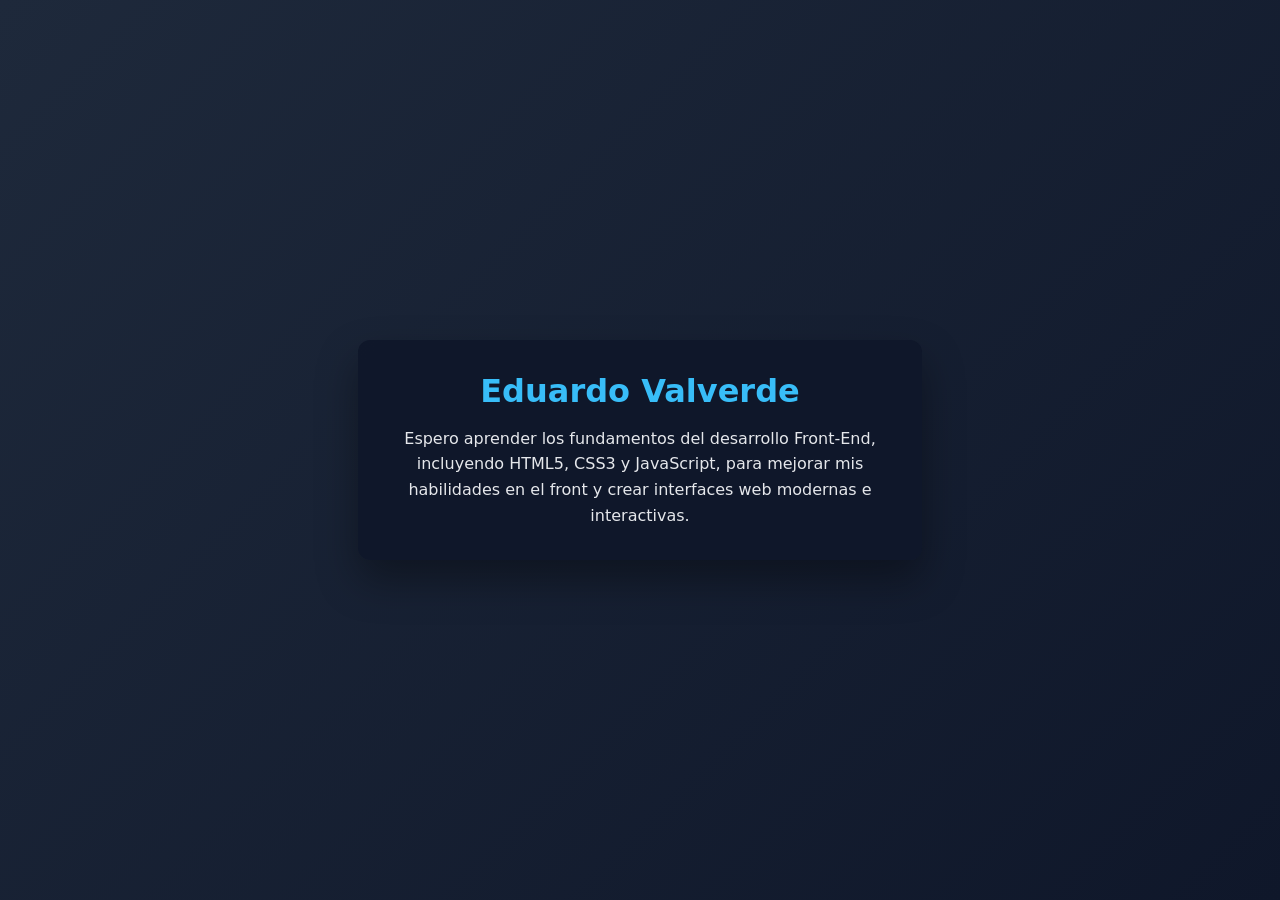
<file: actividad_m2_l1/index.html>
<!DOCTYPE html>
<html lang="es">
<head>
  <meta charset="UTF-8">
  <meta name="viewport" content="width=device-width, initial-scale=1.0">
  <title>Mi Página</title>
  <style>
    body {
      margin: 0;
      min-height: 100vh;
      display: flex;
      justify-content: center;   /* centra horizontal */
      align-items: center;       /* centra vertical */
      background: linear-gradient(135deg, #1e293b, #0f172a);
      font-family: system-ui, -apple-system, BlinkMacSystemFont, "Segoe UI", sans-serif;
      color: #e5e7eb;
    }

    .card {
      max-width: 500px;
      padding: 2rem;
      background-color: rgba(15, 23, 42, 0.9);
      border-radius: 12px;
      box-shadow: 0 20px 40px rgba(0, 0, 0, 0.35);
      text-align: center;
    }

    h1 {
      margin-top: 0;
      margin-bottom: 1rem;
      color: #38bdf8;
      font-size: 2rem;
    }

    p {
      line-height: 1.6;
      margin: 0;
    }
  </style>
</head>
<body>
  <main class="card">
    <h1>Eduardo Valverde</h1>
    <p>
      Espero aprender los fundamentos del desarrollo Front-End, incluyendo HTML5, CSS3 y JavaScript,
      para mejorar mis habilidades en el front y crear interfaces web modernas e interactivas.
    </p>
  </main>
</body>
</html>
</file>
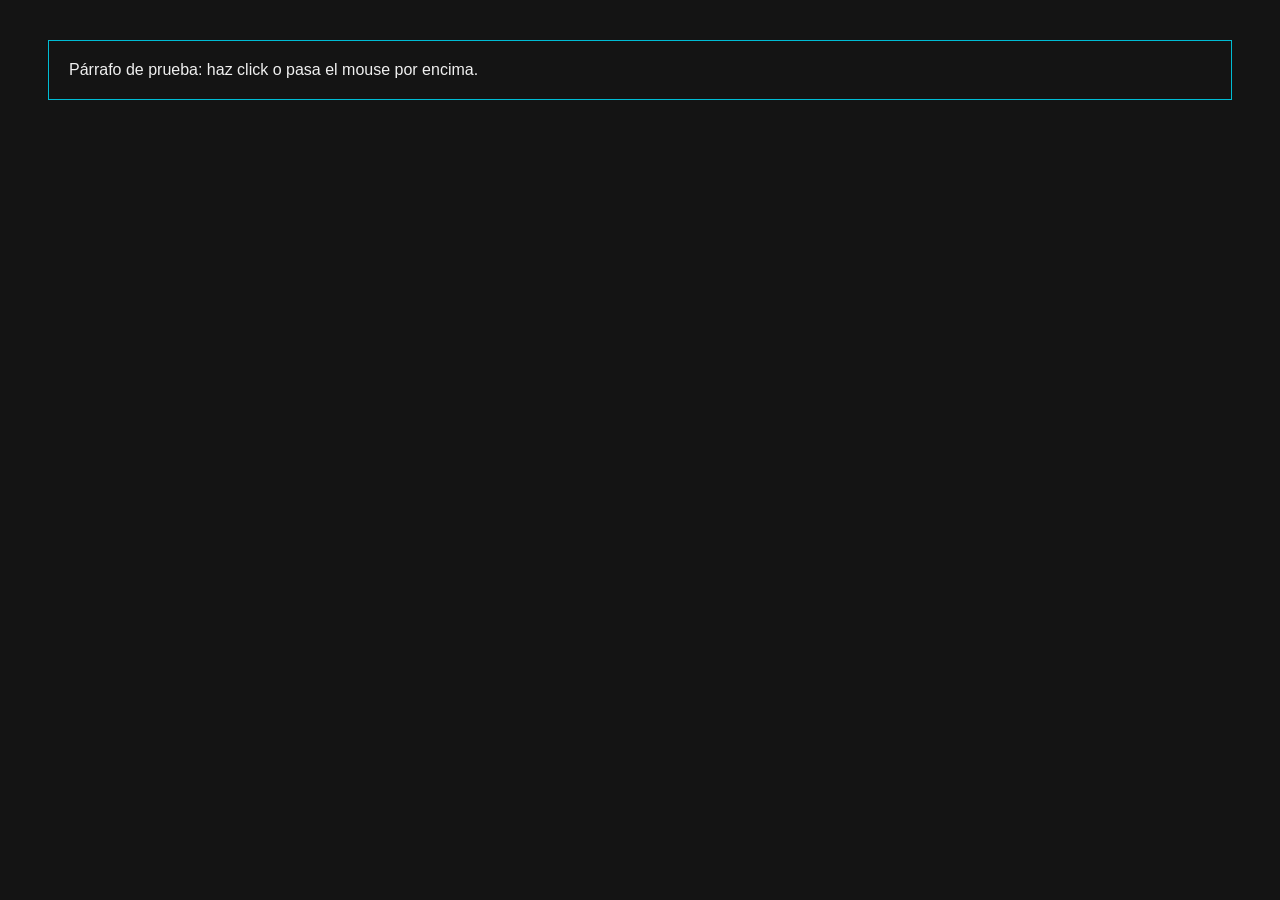
<file: Clase13/index.html>
<!DOCTYPE html>
<html lang="es">
<head>
  <meta charset="UTF-8">
  <title>Eventos con jQuery</title>

  <!-- CSS local -->
  <link rel="stylesheet" href="assets/css/styles.css">

  <!-- jQuery desde CDN oficial -->
  <script src="https://code.jquery.com/jquery-3.7.1.min.js"
          integrity="sha256-/JqT3SQfawRcv/BIHPThkBvs0OEvtFFmqPF/lYI/Cxo="
          crossorigin="anonymous"></script>

  <!--Código jQuery -->
  <script src="assets/js/scripts.js"></script>
</head>
<body>

  <p>Párrafo de prueba: haz click o pasa el mouse por encima.</p>

</body>
</html>
</file>
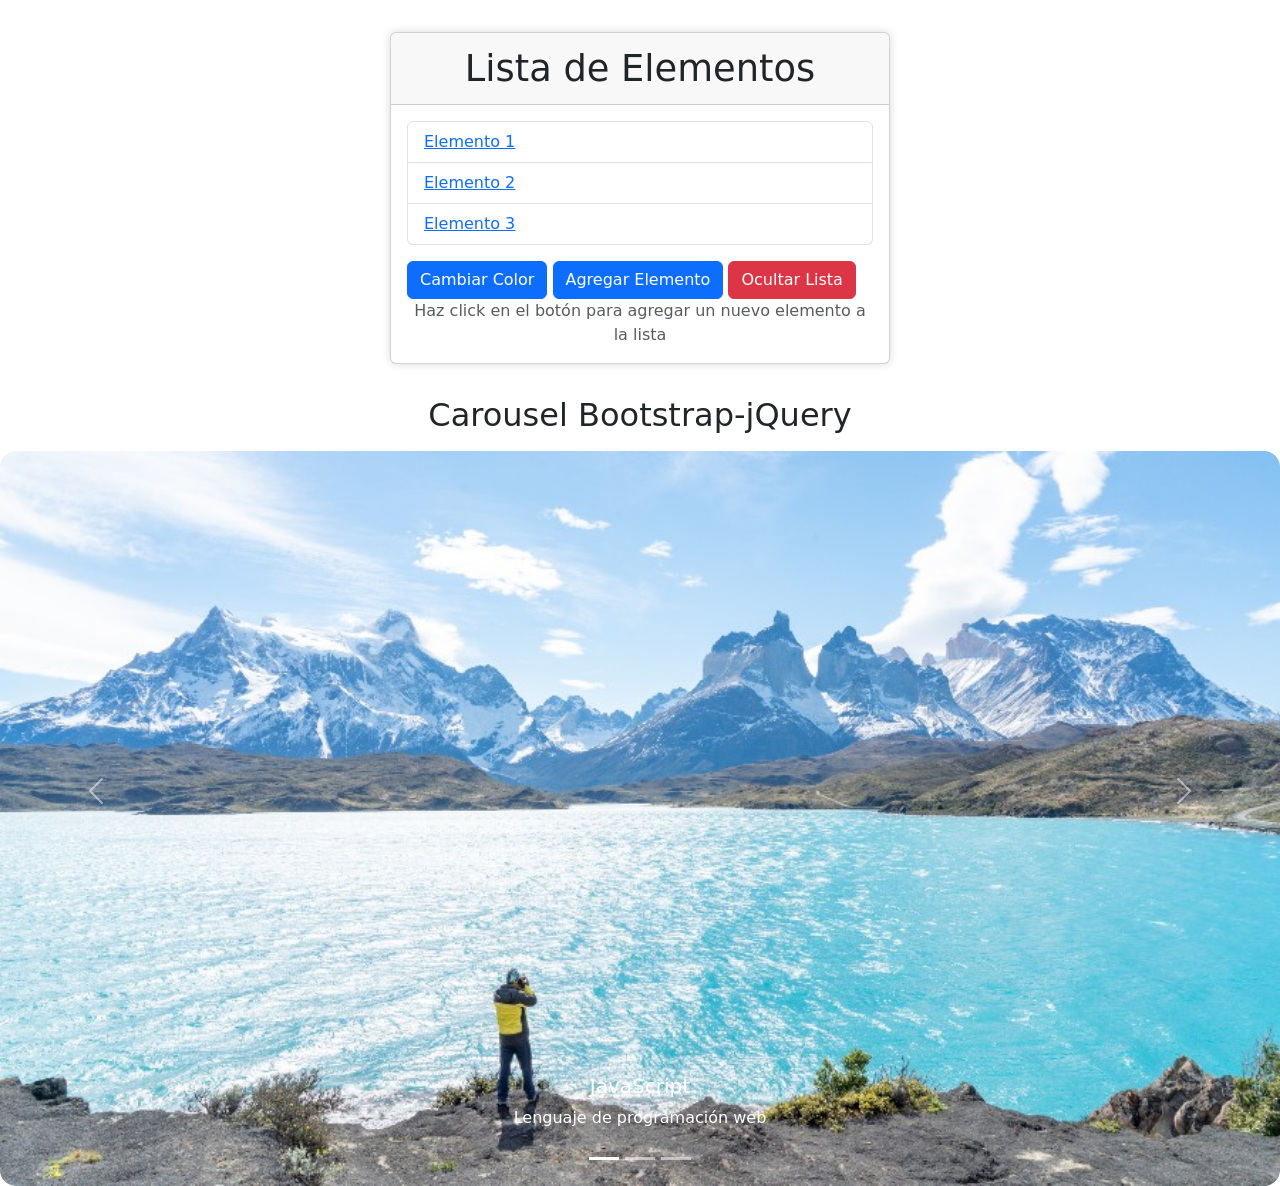
<file: Copia de actividad_m2_l6/index.html>
<!DOCTYPE html>
<html lang="es">
  <head>
    <meta charset="UTF-8">
    <meta name="viewport" content="width=device-width, initial-scale=1.0">
    <title>Lista de Elementos</title>


    <!-- Bootstrap CSS -->
  <link href="https://cdn.jsdelivr.net/npm/bootstrap@5.3.8/dist/css/bootstrap.min.css"
        rel="stylesheet"
        integrity="sha384-sRIl4kxILFvY47J16cr9ZwB07vP4J8+LH7qKQnuqkuIAvNWLzeN8tE5YBujZqJLB"
        crossorigin="anonymous">

    <!-- Estilos propios -->
  <style>
    body {
      background-color: #a54bff;         
    }
    .card-custom {
      max-width: 500px;
      margin: 2rem auto;
      border-radius: 25px;
      border: 3px solid #8b3bff;
      box-shadow: 0 0 10px rgba(0,0,0,.15);
    }
    .card-custom .card-header {
      border-radius: 22px 22px 0 0;
      text-align: center;
      font-size: 2.3rem;
      font-weight: 500;
    }
    #miLista li:nth-child(n+4) {
      color: red;                      
    }
  </style>

  </head>

  <body>


    <div class="card card-custom bg-white">
    <div class="card-header">
      Lista de Elementos
    </div>

    <div class="card-body">

      <ul id="miLista" class="list-group mb-3">
        <li class="list-group-item"><a href="#">Elemento 1</a></li>
        <li class="list-group-item"><a href="#">Elemento 2</a></li>
        <li class="list-group-item"><a href="#">Elemento 3</a></li>
        
      </ul>


       <button id="btnCambiarColor" class="btn btn-primary">Cambiar Color</button>
        <button id="btnAgregarElelmento" class="btn btn-primary" data-bs-toggle="tooltip" data-bs-placement="top" title="Al presionar se agregará un elemento a la lista">Agregar Elemento</button>
        <button id="ocultarLista" class="btn btn-danger">Ocultar Lista</button>

        
<!--
      <button id="btnAgregarElemento" class="btn btn-primary w-100 mb-2">
        Agregar Elemento
      </button>

      <button id="btnOcultarLista" class="btn btn-secondary w-100 mb-3">
        Ocultar lista
      </button>

-->



      <p class="text-center text-muted mb-0">
        Haz click en el botón para agregar un nuevo elemento a la lista
      </p>
    </div>
  </div>


  
<!--
    <div class="container">

        <ul id="miLista">
          <li>Elemento 1</li>
          <li>Elemento 2</li>
          <li>Elemento 3</li>
        </ul>


        

        
        <button id="btnCambiarColor" class="btn btn-primary">Cambiar Color</button>
        <button id="btnAgregarElelmento" class="btn btn-primary" data-bs-toggle="tooltip" data-bs-placement="top" title="Al presionar se agregará un elemento a la lista">Agregar Elemento</button>
        <button id="ocultarLista" class="btn btn-danger">Ocultar Lista</button>

    </div>
-->
    <!--Botón para ocultar lista-->



    <!-- jQuery -->
  <script src="https://code.jquery.com/jquery-3.7.1.min.js"
          integrity="sha256-/JqT3SQfawRcv/BIHPThkBvs0OEvtFFmqPF/lYI/Cxo="
          crossorigin="anonymous"></script>

  <!-- Bootstrap JS -->
  <script src="https://cdn.jsdelivr.net/npm/bootstrap@5.3.8/dist/js/bootstrap.bundle.min.js"
          integrity="sha384-FKyoEForCGlyvwx9Hj09JcYn3nv7wiPVlz7YYwJrWVcXK/BmnVDxM+D2scQbITxI"
          crossorigin="anonymous"></script>

      <!-- jQuery desde CDN oficial -->
      <script src="https://code.jquery.com/jquery-3.7.1.min.js"
              integrity="sha256-/JqT3SQfawRcv/BIHPThkBvs0OEvtFFmqPF/lYI/Cxo="
              crossorigin="anonymous" referrerpolicy="no-referrer"></script>

       <!--Código jQuery -->
      <script src="assets/js/scripts.js"></script>

     
    <!--Código Bootstrap -->
      <script src="https://cdn.jsdelivr.net/npm/bootstrap@5.3.8/dist/js/bootstrap.bundle.min.js"
        integrity="sha384-FKyoEForCGlyvwx9Hj09JcYn3nv7wiPVlz7YYwJrWVcXK/BmnVDxM+D2scQbITxI"
        crossorigin="anonymous"></script>


    <!-- Bootstrap CSS -->
  <link href="https://cdn.jsdelivr.net/npm/bootstrap@5.3.8/dist/css/bootstrap.min.css"
        rel="stylesheet"
        integrity="sha384-sRIl4kxILFvY47J16cr9ZwB07vP4J8+LH7qKQnuqkuIAvNWLzeN8tE5YBujZqJLB"
        crossorigin="anonymous">


     <!-- CSS local -->
     <!--  <link rel="stylesheet" href="assets/css/styles.css">-->


    <!--<button id="ocultarLista" class="btn-danger">Ocultar Lista</button>-->
    <!--<button id="mostrarLista" class="btn-success">Mostrar Lista</button>-->



    <div id="carouselExampleCaptions" class="carousel slide mt-4" data-bs-ride="carousel">
  <h2 class="text-center mb-3">Carousel Bootstrap-jQuery</h2>

  <div class="carousel-indicators">
    <button type="button" data-bs-target="#carouselExampleCaptions" data-bs-slide-to="0"
            class="active" aria-current="true" aria-label="Slide 1"></button>
    <button type="button" data-bs-target="#carouselExampleCaptions" data-bs-slide-to="1"
            aria-label="Slide 2"></button>
    <button type="button" data-bs-target="#carouselExampleCaptions" data-bs-slide-to="2"
            aria-label="Slide 3"></button>
  </div>

  <div class="carousel-inner rounded-4 overflow-hidden">
    <div class="carousel-item active">
      <img src="assets/img/slide1.jpg" class="d-block w-100" alt="JavaScript">
      <div class="carousel-caption d-none d-md-block">
        <h5>JavaScript</h5>
        <p>Lenguaje de programación web</p>
      </div>
    </div>

    <div class="carousel-item">
      <img src="assets/img/slide2.jpg" class="d-block w-100" alt="HTML">
      <div class="carousel-caption d-none d-md-block">
        <h5>HTML</h5>
        <p>Estructura de páginas web</p>
      </div>
    </div>

    <div class="carousel-item">
      <img src="assets/img/slide3.jpg" class="d-block w-100" alt="CSS">
      <div class="carousel-caption d-none d-md-block">
        <h5>CSS</h5>
        <p>Estilos y maquetación</p>
      </div>
    </div>
  </div>

  <button class="carousel-control-prev" type="button"
          data-bs-target="#carouselExampleCaptions" data-bs-slide="prev">
    <span class="carousel-control-prev-icon" aria-hidden="true"></span>
    <span class="visually-hidden">Anterior</span>
  </button>
  <button class="carousel-control-next" type="button"
          data-bs-target="#carouselExampleCaptions" data-bs-slide="next">
    <span class="carousel-control-next-icon" aria-hidden="true"></span>
    <span class="visually-hidden">Siguiente</span>
  </button>
</div>

  </body>
</html>
</file>
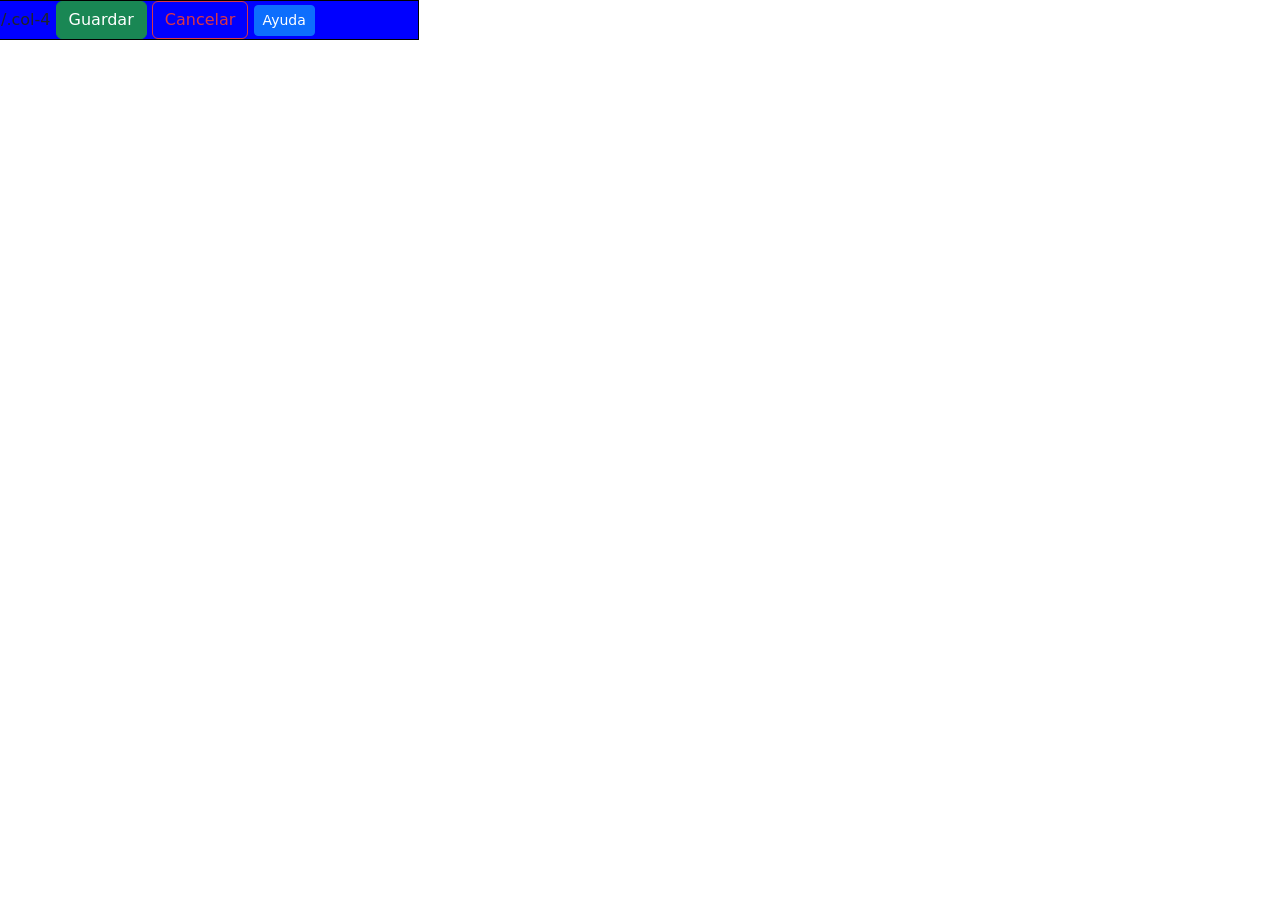
<file: EjerciciosPracticos/index.html>
<!DOCTYPE html>
<html lang="es">
    <head>
        <meta charset="UTF-8">
        <meta name="viewport" content="width=device-width, initial-scale=1.0">
        <title>Ejercicio Bootstrap</title>
        <link
            href="https://cdn.jsdelivr.net/npm/bootstrap@5.3.8/dist/css/bootstrap.min.css"
            rel="stylesheet"
            integrity="sha384-sRIl4kxILFvY47J16cr9ZwB07vP4J8+LH7qKQnuqkuIAvNWLzeN8tE5YBujZqJLB"
            crossorigin="anonymous">
            
    </head>
    <body>

       <!--
      <div class="container"></div>
      <div class="row g-5">

        <div class="col-4"
          style="background-color: blue; border: solid 1px #000;" ><Col4</div>/.col-4
        

        <div class="col-4" 
          style="background-color: red; border: solid 1px #000;" ><Col4</div>/.col-4
          </div>/.row.g-5


        <div class="row g-5">Col 4

          
        </div>

      </div>

-->

<div class="container" > </div>

      <div class="row g-5">

        <div class="col-4"
          style="background-color: blue; border: solid 1px #000;" ><Col4</div>/.col-4
        

             <!-- Botón 1: Guardar, verde, tamaño normal -->
  <button type="button" class="btn btn-success">
    Guardar
  </button>

    <!-- Botón 2: Cancelar, rojo, outline -->
  <button type="button" class="btn btn-outline-danger">
    Cancelar
  </button>

  <!-- Botón 3: Ayuda, azul y más pequeño -->
  <button type="button" class="btn btn-primary btn-sm">
    Ayuda
  </button>

          
        </div>



</div>




        <script
            src="https://cdn.jsdelivr.net/npm/bootstrap@5.3.8/dist/js/bootstrap.bundle.min.js"
            integrity="sha384-FKyoEForCGlyvwx9Hj09JcYn3nv7wiPVlz7YYwJrWVcXK/BmnVDxM+D2scQbITxI"
            crossorigin="anonymous"></script>
    </body>
</html>
</file>
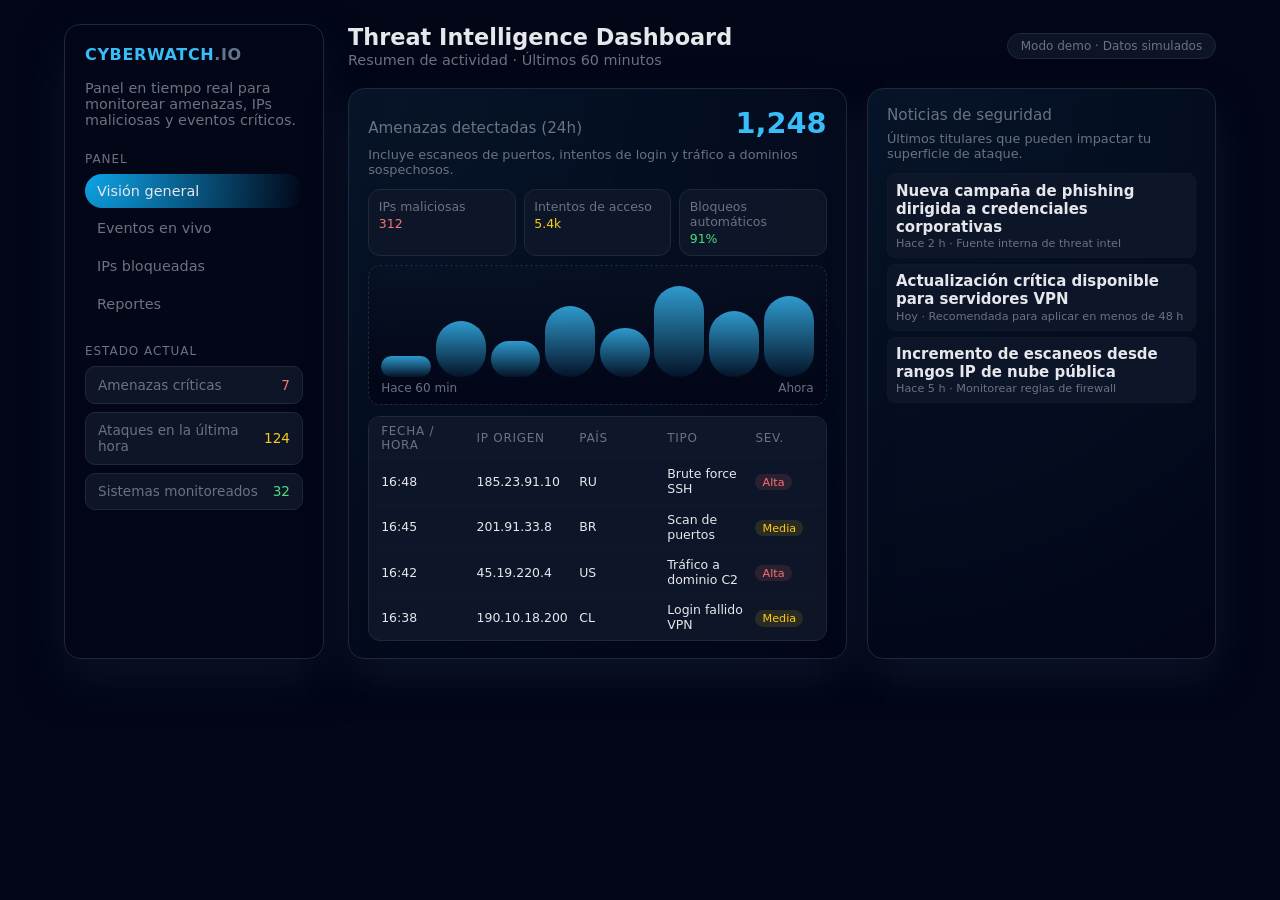
<file: EjerEd/index.html>
<!DOCTYPE html>
<html lang="es">
<head>
  <meta charset="UTF-8" />
  <meta name="viewport" content="width=device-width, initial-scale=1.0" />
  <title>Cyber Security Dashboard</title>
  <style>
    :root {
      --bg: #020617;
      --bg-card: #020617;
      --bg-soft: #020617;
      --accent: #38bdf8;
      --accent-soft: #0ea5e9;
      --text: #e5e7eb;
      --muted: #6b7280;
      --danger: #f97373;
      --warning: #facc15;
      --success: #4ade80;
      --border: #1f2937;
    }

    * {
      box-sizing: border-box;
      margin: 0;
      padding: 0;
    }

    body {
      min-height: 100vh;
      font-family: system-ui, -apple-system, BlinkMacSystemFont, "Segoe UI",
        sans-serif;
      background: radial-gradient(circle at top, #020617 0, #020617 55%);
      color: var(--text);
      display: flex;
      flex-direction: column;
    }

    .layout {
      display: grid;
      grid-template-columns: 260px 1fr;
      gap: 1.5rem;
      padding: 1.5rem;
      max-width: 1200px;
      width: 100%;
      margin: 0 auto;
    }

    aside {
      background: linear-gradient(180deg, #020617, #020617);
      border-radius: 16px;
      padding: 1.25rem;
      border: 1px solid #1f2937;
      box-shadow: 0 20px 45px rgba(15, 23, 42, 0.7);
    }

    .logo {
      font-weight: 600;
      letter-spacing: 0.04em;
      color: var(--accent);
      margin-bottom: 1rem;
    }

    .tagline {
      font-size: 0.9rem;
      color: var(--muted);
      margin-bottom: 1.5rem;
    }

    .nav-title {
      font-size: 0.75rem;
      text-transform: uppercase;
      letter-spacing: 0.08em;
      color: var(--muted);
      margin-bottom: 0.5rem;
    }

    .nav-list {
      list-style: none;
      display: grid;
      gap: 0.25rem;
      margin-bottom: 1.5rem;
    }

    .nav-item {
      padding: 0.55rem 0.75rem;
      border-radius: 999px;
      font-size: 0.9rem;
      color: var(--muted);
      cursor: default;
    }

    .nav-item--active {
      background: radial-gradient(circle at top left, var(--accent-soft), #020617);
      color: var(--text);
    }

    .metric-pill {
      display: flex;
      justify-content: space-between;
      align-items: center;
      padding: 0.6rem 0.75rem;
      border-radius: 10px;
      background: rgba(15, 23, 42, 0.9);
      border: 1px solid #1f2937;
      margin-bottom: 0.5rem;
      font-size: 0.85rem;
    }

    .metric-pill span:first-child {
      color: var(--muted);
    }

    .metric-pill span:last-child {
      font-weight: 500;
    }

    .metric-pill--danger span:last-child {
      color: var(--danger);
    }

    .metric-pill--warning span:last-child {
      color: var(--warning);
    }

    .metric-pill--ok span:last-child {
      color: var(--success);
    }

    /* Main area */
    main {
      display: flex;
      flex-direction: column;
      gap: 1.25rem;
    }

    .header {
      display: flex;
      justify-content: space-between;
      align-items: center;
    }

    .header-title {
      display: flex;
      flex-direction: column;
      gap: 0.1rem;
    }

    .header-title h1 {
      font-size: 1.4rem;
      color: var(--text);
    }

    .header-title span {
      font-size: 0.9rem;
      color: var(--muted);
    }

    .header-badge {
      font-size: 0.75rem;
      border-radius: 999px;
      padding: 0.3rem 0.8rem;
      border: 1px solid #1f2937;
      background: rgba(15, 23, 42, 0.85);
      color: var(--muted);
    }

    .grid {
      display: grid;
      grid-template-columns: 2fr 1.4fr;
      gap: 1.25rem;
    }

    .card {
      background: radial-gradient(circle at top left, rgba(56, 189, 248, 0.08), #020617);
      border-radius: 16px;
      padding: 1.1rem 1.2rem;
      border: 1px solid #1f2937;
      box-shadow: 0 18px 40px rgba(15, 23, 42, 0.8);
    }

    .card-header {
      display: flex;
      justify-content: space-between;
      align-items: baseline;
      margin-bottom: 0.4rem;
    }

    .card-title {
      font-size: 0.95rem;
      color: var(--muted);
    }

    .card-kpi {
      font-size: 1.8rem;
      font-weight: 600;
      color: var(--accent);
    }

    .card-sub {
      font-size: 0.8rem;
      color: var(--muted);
      margin-bottom: 0.8rem;
    }

    .kpi-row {
      display: grid;
      grid-template-columns: repeat(3, minmax(0, 1fr));
      gap: 0.5rem;
      margin-top: 0.6rem;
    }

    .kpi-chip {
      border-radius: 12px;
      border: 1px solid #1f2937;
      padding: 0.55rem 0.6rem;
      background: rgba(15, 23, 42, 0.85);
      font-size: 0.78rem;
    }

    .chip-label {
      color: var(--muted);
      margin-bottom: 0.1rem;
    }

    .chip-value {
      font-weight: 500;
    }

    .chip-danger {
      color: var(--danger);
    }
    .chip-warning {
      color: var(--warning);
    }
    .chip-ok {
      color: var(--success);
    }

    /* Fake chart */
    .chart {
      margin-top: 0.6rem;
      height: 140px;
      border-radius: 12px;
      background: linear-gradient(180deg, rgba(15, 23, 42, 0.3), #020617);
      border: 1px dashed #1f2937;
      padding: 0.6rem 0.75rem;
      display: flex;
      flex-direction: column;
      justify-content: space-between;
    }

    .chart-lines {
      flex: 1;
      display: flex;
      align-items: flex-end;
      gap: 0.3rem;
    }

    .bar {
      flex: 1;
      border-radius: 999px;
      background: linear-gradient(180deg, rgba(56, 189, 248, 0.8), rgba(8, 47, 73, 0.3));
    }

    .chart-footer {
      display: flex;
      justify-content: space-between;
      font-size: 0.75rem;
      color: var(--muted);
      margin-top: 0.25rem;
    }

    /* Events table */
    .events {
      margin-top: 0.7rem;
      border-radius: 12px;
      border: 1px solid #1f2937;
      background: rgba(15, 23, 42, 0.9);
      overflow: hidden;
    }

    .events-header,
    .events-row {
      display: grid;
      grid-template-columns: 1.2fr 1.3fr 1.1fr 1.1fr 0.8fr;
      column-gap: 0.5rem;
      align-items: center;
    }

    .events-header {
      padding: 0.4rem 0.75rem;
      background: rgba(15, 23, 42, 0.95);
      font-size: 0.75rem;
      color: var(--muted);
      text-transform: uppercase;
      letter-spacing: 0.06em;
    }

    .events-row {
      padding: 0.45rem 0.75rem;
      font-size: 0.78rem;
      border-top: 1px solid #111827;
    }

    .badge {
      border-radius: 999px;
      padding: 0.1rem 0.45rem;
      font-size: 0.7rem;
    }

    .badge-danger {
      background: rgba(248, 113, 113, 0.12);
      color: var(--danger);
    }

    .badge-warning {
      background: rgba(250, 204, 21, 0.12);
      color: var(--warning);
    }

    .badge-ok {
      background: rgba(74, 222, 128, 0.12);
      color: var(--success);
    }

    /* Right column card */
    .news-list {
      margin-top: 0.6rem;
      display: grid;
      gap: 0.35rem;
      font-size: 0.8rem;
    }

    .news-item {
      padding: 0.45rem 0.5rem;
      border-radius: 8px;
      background: rgba(15, 23, 42, 0.9);
      border: 1px solid #111827;
    }

    .news-title {
      margin-bottom: 0.1rem;
    }

    .news-meta {
      font-size: 0.7rem;
      color: var(--muted);
    }

    @media (max-width: 900px) {
      .layout {
        grid-template-columns: 1fr;
      }
      aside {
        order: -1;
      }
      .grid {
        grid-template-columns: 1fr;
      }
    }
  </style>
</head>
<body>
  <div class="layout">
    <!-- Sidebar -->
    <aside>
      <div class="logo">CYBERWATCH<span style="color:#64748b;">.IO</span></div>
      <p class="tagline">
        Panel en tiempo real para monitorear amenazas, IPs maliciosas y eventos críticos.
      </p>

      <p class="nav-title">Panel</p>
      <ul class="nav-list">
        <li class="nav-item nav-item--active">Visión general</li>
        <li class="nav-item">Eventos en vivo</li>
        <li class="nav-item">IPs bloqueadas</li>
        <li class="nav-item">Reportes</li>
      </ul>

      <p class="nav-title">Estado actual</p>
      <div class="metric-pill metric-pill--danger">
        <span>Amenazas críticas</span>
        <span>7</span>
      </div>
      <div class="metric-pill metric-pill--warning">
        <span>Ataques en la última hora</span>
        <span>124</span>
      </div>
      <div class="metric-pill metric-pill--ok">
        <span>Sistemas monitoreados</span>
        <span>32</span>
      </div>
    </aside>

    <!-- Main content -->
    <main>
      <header class="header">
        <div class="header-title">
          <h1>Threat Intelligence Dashboard</h1>
          <span>Resumen de actividad · Últimos 60 minutos</span>
        </div>
        <div class="header-badge">
          Modo demo · Datos simulados
        </div>
      </header>

      <section class="grid">
        <!-- Left: main metrics + chart + events -->
        <section class="card">
          <div class="card-header">
            <span class="card-title">Amenazas detectadas (24h)</span>
            <span class="card-kpi">1,248</span>
          </div>
          <p class="card-sub">
            Incluye escaneos de puertos, intentos de login y tráfico a dominios sospechosos.
          </p>

          <div class="kpi-row">
            <div class="kpi-chip">
              <p class="chip-label">IPs maliciosas</p>
              <p class="chip-value chip-danger">312</p>
            </div>
            <div class="kpi-chip">
              <p class="chip-label">Intentos de acceso</p>
              <p class="chip-value chip-warning">5.4k</p>
            </div>
            <div class="kpi-chip">
              <p class="chip-label">Bloqueos automáticos</p>
              <p class="chip-value chip-ok">91%</p>
            </div>
          </div>

          <!-- Fake bar chart -->
          <div class="chart" id="chart">
            <div class="chart-lines" id="chart-bars">
              <!-- JS llenará las barras -->
            </div>
            <div class="chart-footer">
              <span>Hace 60 min</span>
              <span>Ahora</span>
            </div>
          </div>

          <!-- Events table -->
          <div class="events">
            <div class="events-header">
              <span>Fecha / hora</span>
              <span>IP origen</span>
              <span>País</span>
              <span>Tipo</span>
              <span>Sev.</span>
            </div>

            <div class="events-row">
              <span>16:48</span>
              <span>185.23.91.10</span>
              <span>RU</span>
              <span>Brute force SSH</span>
              <span><span class="badge badge-danger">Alta</span></span>
            </div>
            <div class="events-row">
              <span>16:45</span>
              <span>201.91.33.8</span>
              <span>BR</span>
              <span>Scan de puertos</span>
              <span><span class="badge badge-warning">Media</span></span>
            </div>
            <div class="events-row">
              <span>16:42</span>
              <span>45.19.220.4</span>
              <span>US</span>
              <span>Tráfico a dominio C2</span>
              <span><span class="badge badge-danger">Alta</span></span>
            </div>
            <div class="events-row">
              <span>16:38</span>
              <span>190.10.18.200</span>
              <span>CL</span>
              <span>Login fallido VPN</span>
              <span><span class="badge badge-warning">Media</span></span>
            </div>
          </div>
        </section>

        <!-- Right: side panel -->
        <section class="card">
          <div class="card-header">
            <span class="card-title">Noticias de seguridad</span>
          </div>
          <p class="card-sub">
            Últimos titulares que pueden impactar tu superficie de ataque.
          </p>

          <div class="news-list">
            <article class="news-item">
              <h3 class="news-title">Nueva campaña de phishing dirigida a credenciales corporativas</h3>
              <p class="news-meta">Hace 2 h · Fuente interna de threat intel</p>
            </article>
            <article class="news-item">
              <h3 class="news-title">Actualización crítica disponible para servidores VPN</h3>
              <p class="news-meta">Hoy · Recomendada para aplicar en menos de 48 h</p>
            </article>
            <article class="news-item">
              <h3 class="news-title">Incremento de escaneos desde rangos IP de nube pública</h3>
              <p class="news-meta">Hace 5 h · Monitorear reglas de firewall</p>
            </article>
          </div>
        </section>
      </section>
    </main>
  </div>

  <script>
    // Genera barras aleatorias para simular un gráfico sencillo
    const barsContainer = document.getElementById("chart-bars");
    const points = [20, 55, 35, 70, 48, 90, 65, 80];

    points.forEach((value) => {
      const bar = document.createElement("div");
      bar.className = "bar";
      bar.style.height = value + "%";
      barsContainer.appendChild(bar);
    });
  </script>
</body>
</html>
</file>
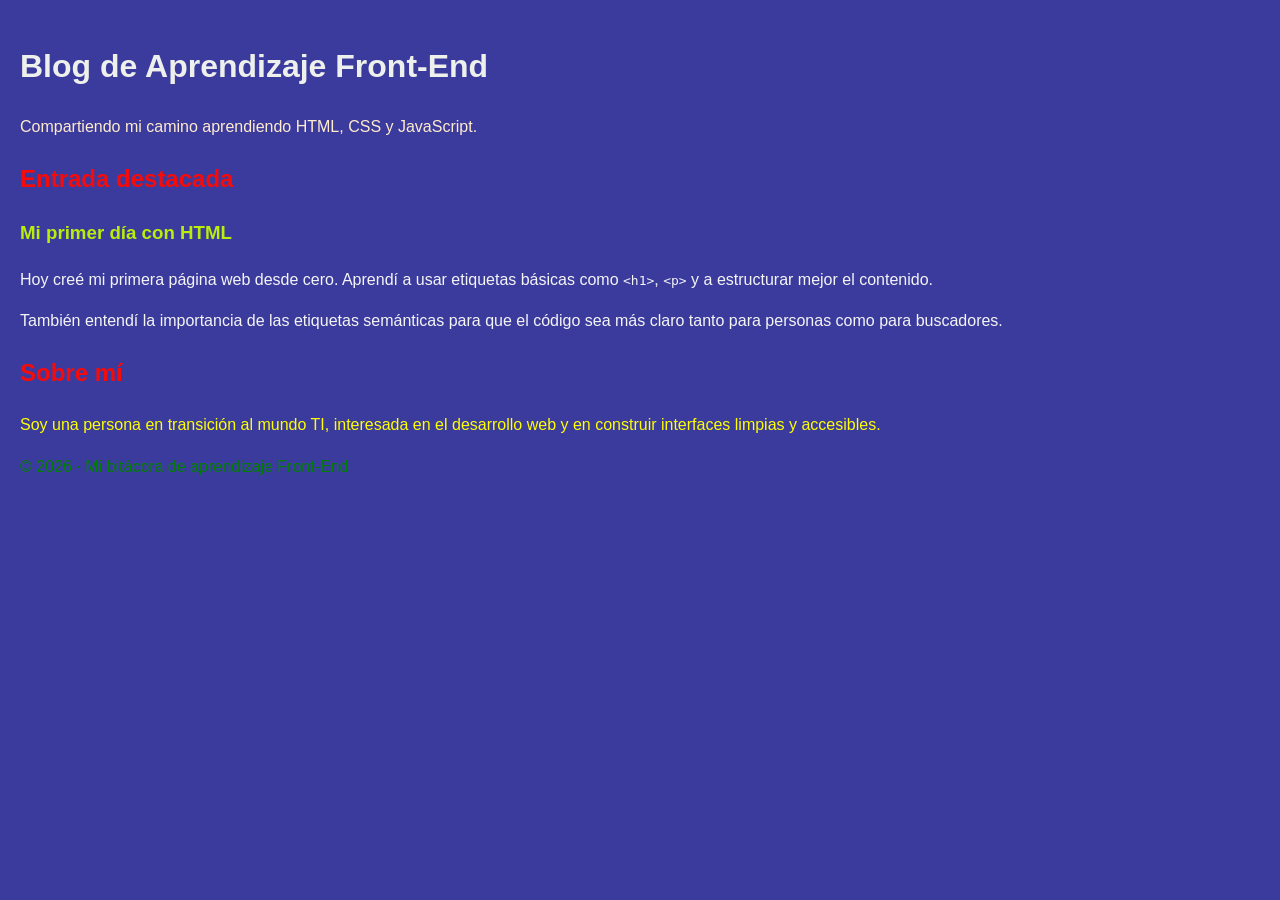
<file: l2Ej1/index.html>
<!DOCTYPE html>
<!-- <!DOCTYPE html> Indica al navegador que el documento está escrito en HTML5 -->

<html lang="es">
<!-- <html> Es el elemento raíz que envuelve todo el contenido de la página -->

<head>
  <!-- <head> Contiene metadatos e información que no se muestra directamente en la página -->
  <meta charset="UTF-8">
  <meta name="viewport" content="width=device-width, initial-scale=1.0">
  <title>Mi primera página semántica</title>

<style>
  
        body {
            font-family: 'Segoe UI', Tahoma, Geneva, Verdana, sans-serif;
            background-color: rgb(59, 59, 158);
            color: #333333;
            line-height: 1.6;
            margin: 0;
            padding: 20px;
        }
        h1 {
            color: #eef0eb;
        }
        .container {
            background: white;
            padding: 30px;
            border-radius: 8px;
            box-shadow: 0 2px 5px rgba(0,0,0,0.1);
        }

        h2 { color: rgb(246, 11, 11);} 

        h3 { color: rgb(185, 238, 10);}

        header{color: blanchedalmond}

        article { color: whitesmoke}

        aside
        {
          color: yellow;
        }

        footer { color: green;}


    </style>

</head>

<body>
  <!-- <body> Contiene todo el contenido visible para el usuario -->

  <header>
    <!-- <header> Se usa para el encabezado principal: título, logo, navegación inicial -->
    <h1>Blog de Aprendizaje Front-End</h1>
    <!-- <h1> Es el título principal de la página o sección -->
    <p>Compartiendo mi camino aprendiendo HTML, CSS y JavaScript.</p>
    <!-- <p> Representa un párrafo de texto -->
  </header>

  <main>
    <!-- <main> Contiene el contenido principal único de la página -->
    <section>
      <!-- <section> Agrupa contenido relacionado dentro de un bloque temático -->
      <h2>Entrada destacada</h2>

      <article>
        <!-- <article> Representa un contenido independiente: post, noticia, tarjeta, etc. -->
        <h3>Mi primer día con HTML</h3>
        <p>
          Hoy creé mi primera página web desde cero. Aprendí a usar etiquetas básicas
          como <code>&lt;h1&gt;</code>, <code>&lt;p&gt;</code> y a estructurar mejor el contenido.
        </p>
        <p>
          También entendí la importancia de las etiquetas semánticas para que el código
          sea más claro tanto para personas como para buscadores.
        </p>
      </article>
    </section>

    <aside>
      <!-- <aside> Muestra contenido relacionado pero no esencial: barras laterales, datos extra -->
      <h2>Sobre mí</h2>
      <p>
        Soy una persona en transición al mundo TI, interesada en el desarrollo web
        y en construir interfaces limpias y accesibles.
      </p>
    </aside>
  </main>

  <footer>
    <!-- <footer> Contiene el pie de página: información final, derechos, enlaces secundarios -->
    <p>&copy; 2026 · Mi bitácora de aprendizaje Front-End</p>
  </footer>

</body>
</html>
</file>
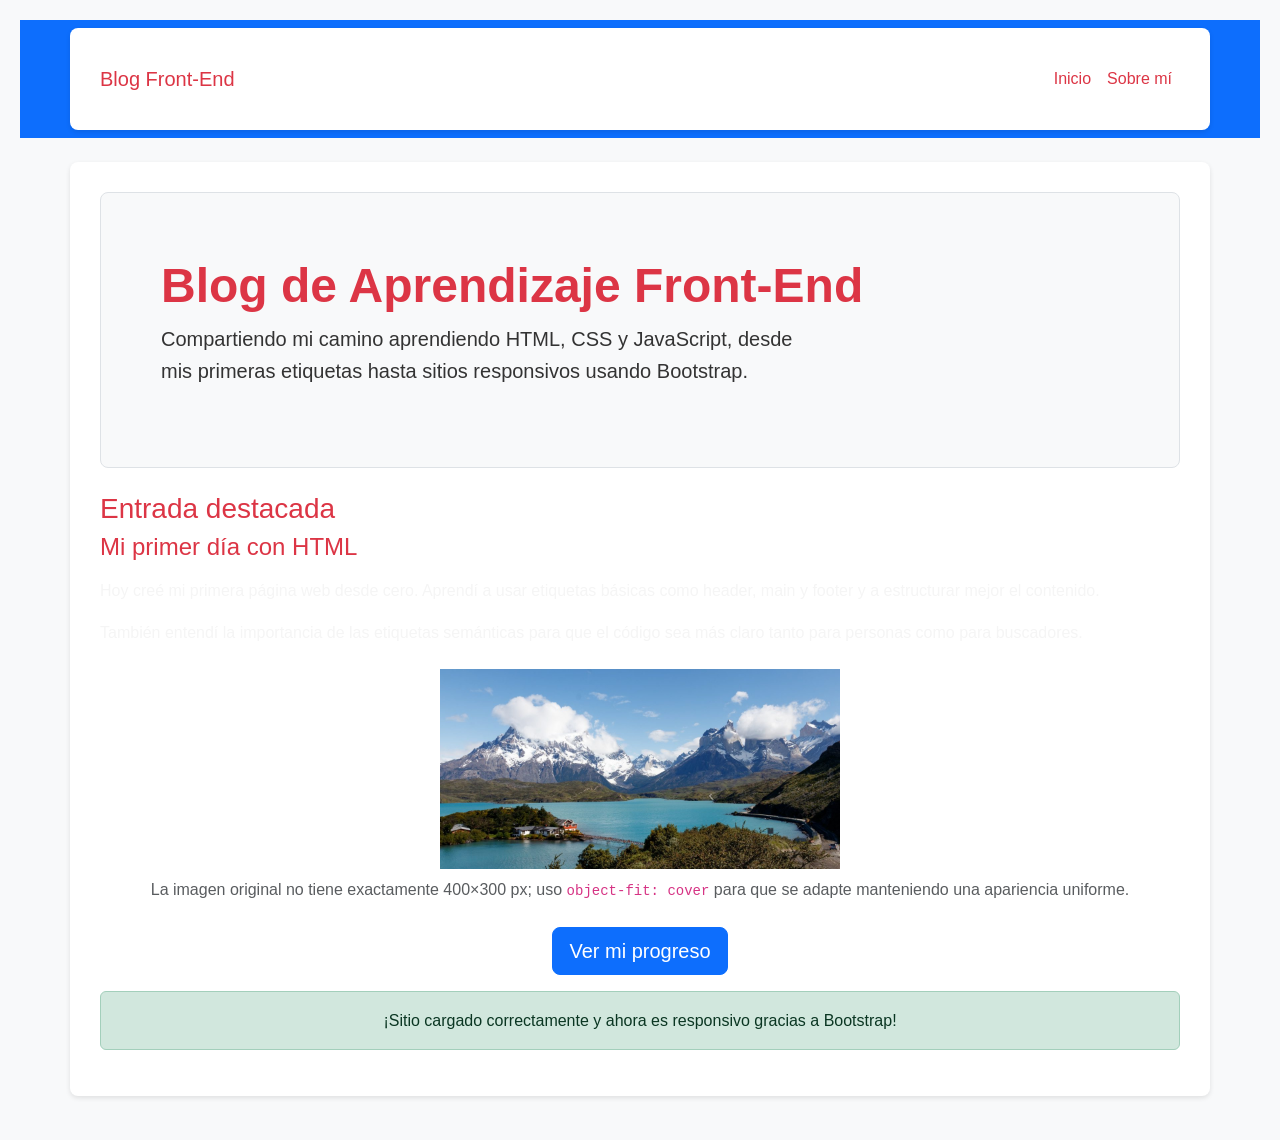
<file: L4Ej1/index.html>
<!DOCTYPE html>
<html lang="es">
<head>
  <meta charset="UTF-8">
  <title>Mi primera página semántica</title>
  <meta name="viewport" content="width=device-width, initial-scale=1">

  <!-- Bootstrap 5 por CDN -->
  <link
    href="https://cdn.jsdelivr.net/npm/bootstrap@5.3.3/dist/css/bootstrap.min.css"
    rel="stylesheet"
    integrity="sha384-QWTKZyjpPEjISv5WaRU9OFeRpok6YctnYmDr5pNlyT2bRjXh0JMhjY6hW+ALEwIH"
    crossorigin="anonymous"
  >

  <!-- Si necesitas exactamente lightblue, deja esta mínima regla -->
  <link rel="stylesheet" href="assets/css/styles.css">
</head>
<body class="bg-light">

<!-- Navbar superior -->
<nav class="navbar navbar-expand-lg navbar-dark bg-primary">
  <div class="container">
    <a class="navbar-brand text-danger" href="#">Blog Front-End</a>

    <button class="navbar-toggler" type="button" data-bs-toggle="collapse"
            data-bs-target="#navbarContenido" aria-controls="navbarContenido"
            aria-expanded="false" aria-label="Toggle navigation">
      <span class="navbar-toggler-icon"></span>
    </button>

    <div class="collapse navbar-collapse" id="navbarContenido">
      <ul class="navbar-nav ms-auto">
  <li class="nav-item">
    <a class="nav-link text-danger" href="#">Inicio</a>
  </li>
  <li class="nav-item">
    <a class="nav-link text-danger" href="#">Sobre mí</a>
  </li>
</ul>
    </div>
  </div>
</nav>


  <!-- Contenedor principal -->
  <main class="container my-4">

    <!-- Sección destacada tipo hero -->
    <section class="bg-light p-5 mb-4 rounded-3 border">
      <div class="container-fluid py-3">
        <h1 class="display-5 fw-bold text-danger">Blog de Aprendizaje Front-End</h1>
        <p class="col-md-8 fs-5">
          Compartiendo mi camino aprendiendo HTML, CSS y JavaScript, desde mis primeras etiquetas
          hasta sitios responsivos usando Bootstrap.
        </p>
      </div>
    </section>

    <!-- Contenido principal del artículo -->
    <article>
      <header class="mb-3">
        <h2 class="h3 text-danger">Entrada destacada</h2>
        <h3 class="h4 text-danger">Mi primer día con HTML</h3>
      </header>

     <p>
  Hoy creé mi primera página web desde cero. Aprendí a usar etiquetas básicas como header, main y footer y a estructurar mejor el contenido.
</p>

      <p>
        También entendí la importancia de las etiquetas semánticas para que el código sea más claro tanto para personas como para buscadores.
      </p>

      <!-- Imagen principal -->
      <figure class="text-center my-4">
        <img
          src="assets/img/paisaje.jpg"
          class="img-fluid"
          style="max-width:400px; max-height:300px; object-fit:cover;"
          alt="Captura de mi primera página HTML"
        >
        <figcaption class="mt-2 text-muted">
          La imagen original no tiene exactamente 400×300 px; uso <code>object-fit: cover</code> para que se adapte manteniendo una apariencia uniforme.
        </figcaption>
      </figure>

      <!-- Botón de acción -->
      <div class="text-center mb-3">
        <a href="#" class="btn btn-primary btn-lg">
          Ver mi progreso
        </a>
      </div>

      <!-- Alerta informativa / de éxito -->
      <div class="alert alert-success text-center" role="alert">
        ¡Sitio cargado correctamente y ahora es responsivo gracias a Bootstrap!
      </div>
    </article>

  </main>

  <!-- JS de Bootstrap -->
  <script
    src="https://cdn.jsdelivr.net/npm/bootstrap@5.3.3/dist/js/bootstrap.bundle.min.js"
    integrity="sha384-YvpcrYf0tY3lHB60NNkmXc5s9fDVZLESaAA55NDzOxhy9GkcIdslK1eN7N6jIeHz"
    crossorigin="anonymous"
  ></script>
</body>
</html>
</file>
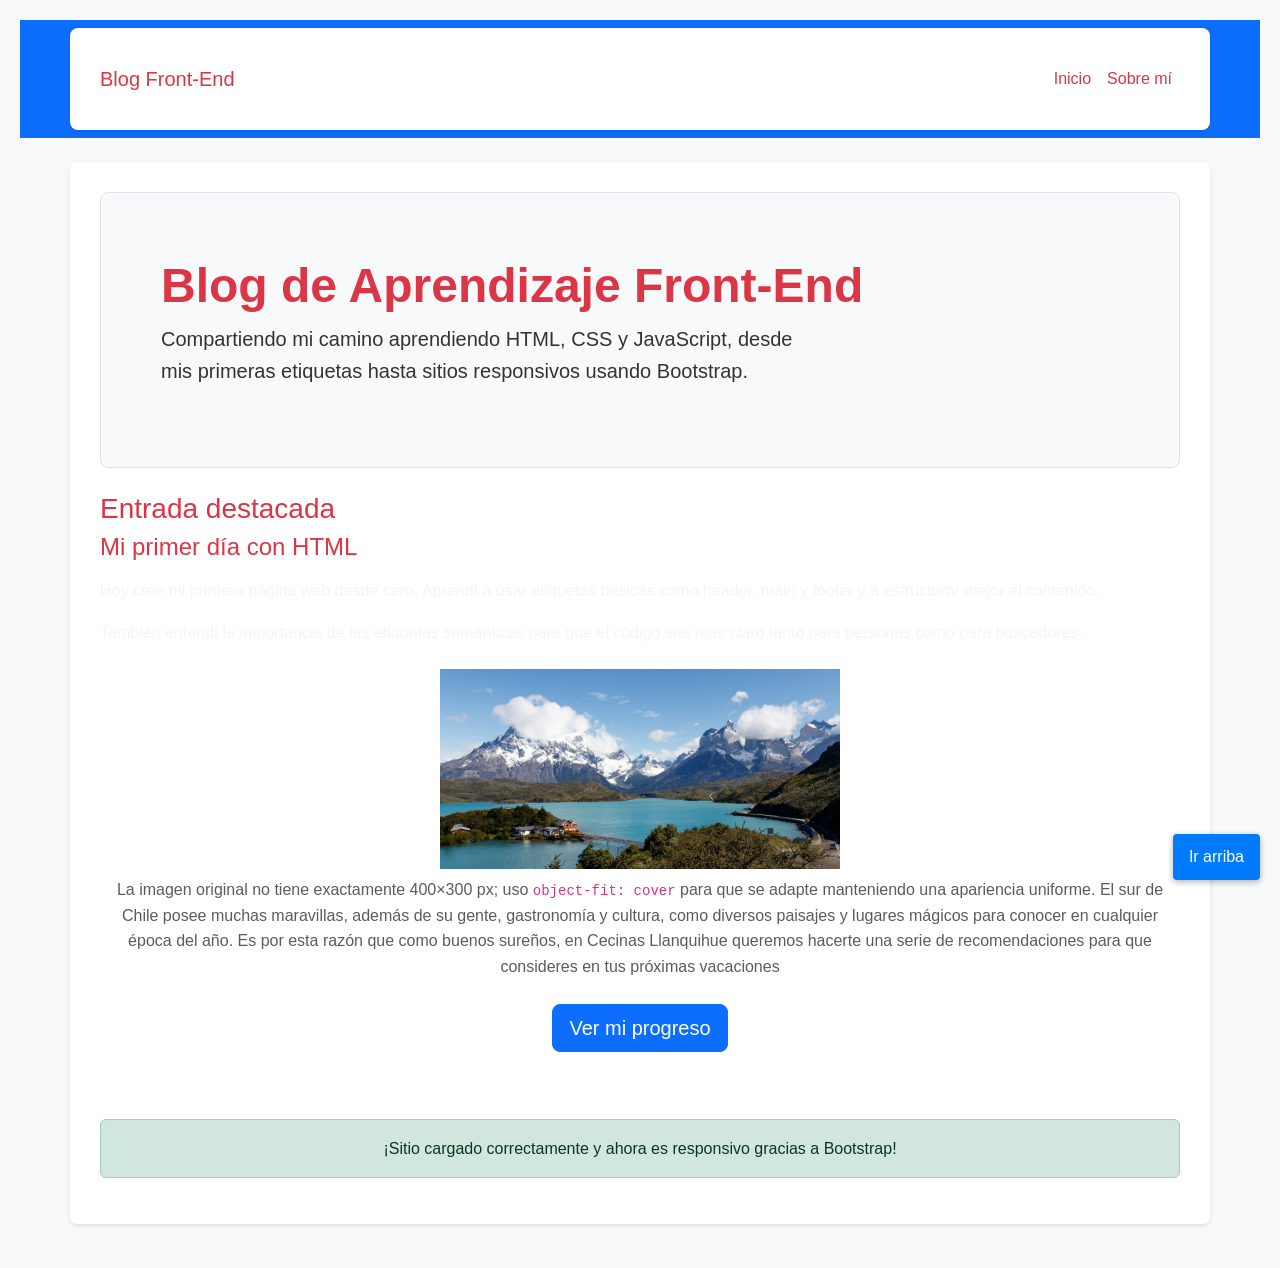
<file: L5Ej1Ej2Ej3/index.html>
<!DOCTYPE html>
<html lang="es">
<head>
  <meta charset="UTF-8">
  <title>Mi primera página semántica</title>
  <meta name="viewport" content="width=device-width, initial-scale=1">

  <!-- Bootstrap 5 por CDN -->
  <link
    href="https://cdn.jsdelivr.net/npm/bootstrap@5.3.3/dist/css/bootstrap.min.css"
    rel="stylesheet"
    integrity="sha384-QWTKZyjpPEjISv5WaRU9OFeRpok6YctnYmDr5pNlyT2bRjXh0JMhjY6hW+ALEwIH"
    crossorigin="anonymous"
  >

  <!-- Si necesitas exactamente lightblue, deja esta mínima regla -->
  <link rel="stylesheet" href="assets/css/styles.css">

</head>
<body class="bg-light">

<!-- Navbar superior -->
<nav class="navbar navbar-expand-lg navbar-dark bg-primary">
  <div class="container">
    <a class="navbar-brand text-danger" href="#">Blog Front-End</a>

    <button class="navbar-toggler" type="button" data-bs-toggle="collapse"
            data-bs-target="#navbarContenido" aria-controls="navbarContenido"
            aria-expanded="false" aria-label="Toggle navigation">
      <span class="navbar-toggler-icon"></span>
    </button>

    <div class="collapse navbar-collapse" id="navbarContenido">
      <ul class="navbar-nav ms-auto">
  <li class="nav-item">
    <a class="nav-link text-danger" href="#">Inicio</a>
  </li>
  <li class="nav-item">
    <a class="nav-link text-danger" href="#">Sobre mí</a>
  </li>
</ul>
    </div>
  </div>
</nav>

  <!-- Contenedor principal -->
  <main class="container my-4">

    <!-- Sección destacada tipo hero -->
    <section class="bg-light p-5 mb-4 rounded-3 border">
      <div class="container-fluid py-3">
        <h1 class="display-5 fw-bold text-danger">Blog de Aprendizaje Front-End</h1>
        <p class="col-md-8 fs-5">
          Compartiendo mi camino aprendiendo HTML, CSS y JavaScript, desde mis primeras etiquetas
          hasta sitios responsivos usando Bootstrap.
        </p>
      </div>
    </section>

    <!-- Contenido principal del artículo -->
    <article>
      <header class="mb-3">
        <h2 class="h3 text-danger">Entrada destacada</h2>
        <h3 class="h4 text-danger">Mi primer día con HTML</h3>
      </header>

     <p>
  Hoy creé mi primera página web desde cero. Aprendí a usar etiquetas básicas como header, main y footer y a estructurar mejor el contenido.
</p>

      <p>
        También entendí la importancia de las etiquetas semánticas para que el código sea más claro tanto para personas como para buscadores.
      </p>

      <!-- Imagen principal -->
      <figure class="text-center my-4">
        <img
          src="assets/img/paisaje.jpg"
          class="img-fluid"
          style="max-width:400px; max-height:300px; object-fit:cover;"
          alt="Captura de mi primera página HTML"
        >
        <figcaption class="mt-2 text-muted">
          La imagen original no tiene exactamente 400×300 px; uso <code>object-fit: cover</code> para que se adapte manteniendo una apariencia uniforme.
          El sur de Chile posee muchas maravillas, además de su gente, gastronomía y cultura, como diversos paisajes y lugares mágicos para conocer en cualquier época del año. Es por esta razón que como buenos sureños, en Cecinas Llanquihue queremos hacerte una serie de recomendaciones para que consideres en tus próximas vacaciones
        </figcaption>
      </figure>

      <!-- Botón de acción -->
      <div class="text-center mb-3">
        <a href="#" class="btn btn-primary btn-lg">
          Ver mi progreso
        </a>
      </div>

        <button id="btnIrArriba">Ir arriba</button>
       
      <br>
      <br>
     
      <!-- Alerta informativa / de éxito -->
      <div class="alert alert-success text-center" role="alert">
        ¡Sitio cargado correctamente y ahora es responsivo gracias a Bootstrap!
      </div>
    </article>

  </main>

  <!-- JS de Bootstrap -->
  <script
    src="https://cdn.jsdelivr.net/npm/bootstrap@5.3.3/dist/js/bootstrap.bundle.min.js"
    integrity="sha384-YvpcrYf0tY3lHB60NNkmXc5s9fDVZLESaAA55NDzOxhy9GkcIdslK1eN7N6jIeHz"
    crossorigin="anonymous"
  ></script>

  <script src="assets/js/script.js"></script>

</body>
</html>
</file>
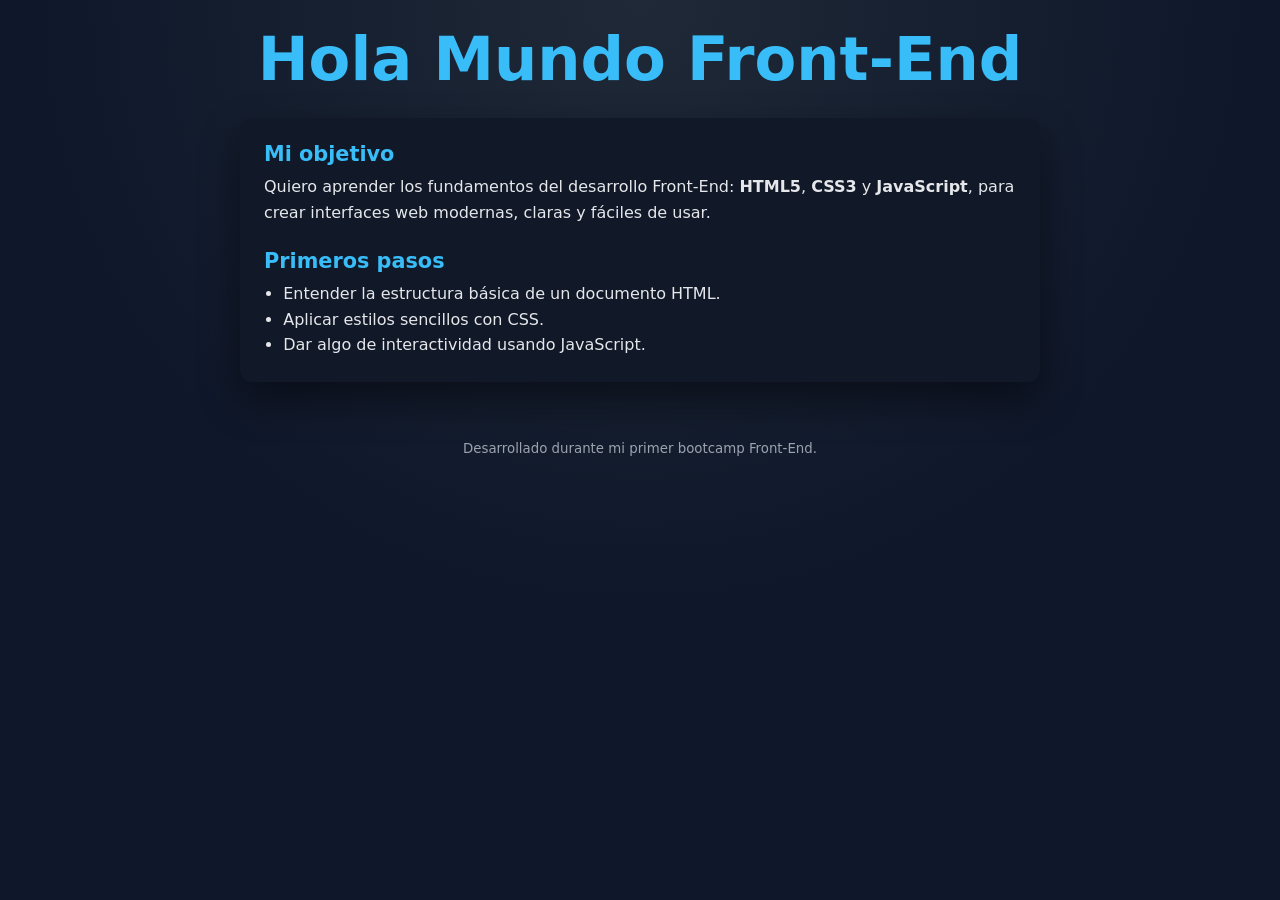
<file: l2Ej2Ej3/l2Ej2/index.html>
<!DOCTYPE html>
<html lang="es">
<head>
  <meta charset="UTF-8">
  <meta name="viewport" content="width=device-width, initial-scale=1.0">
  <title>Actividad 06-11-2026</title>
  <link rel="stylesheet" href="css/styles.css">
</head>
<body>
  <header class="site-header">
    <h1>Hola Mundo Front-End</h1>
  </header>

  <main class="container">
    <section>
      <h2>Mi objetivo</h2>
      <p>
        Quiero aprender los fundamentos del desarrollo Front-End: 
        <strong>HTML5</strong>, <strong>CSS3</strong> y <strong>JavaScript</strong>,
        para crear interfaces web modernas, claras y fáciles de usar.
      </p>
    </section>

    <section>
      <h2>Primeros pasos</h2>
      <ul>
        <li>Entender la estructura básica de un documento HTML.</li>
        <li>Aplicar estilos sencillos con CSS.</li>
        <li>Dar algo de interactividad usando JavaScript.</li>
      </ul>
    </section>
  </main>

  <footer class="site-footer">
    <small>Desarrollado durante mi primer bootcamp Front-End.</small>
  </footer>
</body>
</html>
</file>
<file: Clase13/assets/css/styles.css>
body {
  font-family: Arial, sans-serif;
  background-color: #141414;
  color: #f0f0f0;
}

p {
  padding: 20px;
  margin: 40px;
  border: 1px solid #00bcd4;
  cursor: pointer;
}
</file>
<file: Copia de actividad_m2_l6/assets/css/styles.css>
body {
  font-family: Arial, sans-serif;
  background-color: #141414;
  color: #f0f0f0;
}

p {
  padding: 20px;
  margin: 40px;
  border: 1px solid #00bcd4;
  cursor: pointer;
}
</file>
<file: L4Ej1/assets/css/styles.css>
body {
            font-family: 'Segoe UI', Tahoma, Geneva, Verdana, sans-serif;
            background-color: lightblue;
            color: #333333;
            line-height: 1.6;
            margin: 0;
            padding: 20px;
        }
       
        .container {
            background: white;
            padding: 30px;
            border-radius: 8px;
            box-shadow: 0 2px 5px rgba(0,0,0,0.1);
        }

        h1,
        h2,
        h3,
        h4,
        h5,
        h6 {
            color: red;
        }

        header{color: blanchedalmond}

        article { color: whitesmoke}

        aside
        {
          color: yellow;
        }

        footer { color: green;}

        img {
            display: block;     /* la vuelve elemento de bloque */
            margin: 0 auto;     /* márgenes izquierdo y derecho automáticos */
        }
</file>
<file: L5Ej1Ej2Ej3/assets/css/styles.css>
body {
            font-family: 'Segoe UI', Tahoma, Geneva, Verdana, sans-serif;
            background-color: lightblue;
            color: #333333;
            line-height: 1.6;
            margin: 0;
            padding: 20px;
        }
       
        .container {
            background: white;
            padding: 30px;
            border-radius: 8px;
            box-shadow: 0 2px 5px rgba(0,0,0,0.1);
        }

        h1,
        h2,
        h3,
        h4,
        h5,
        h6 {
            color: red;
        }

        header{color: blanchedalmond}

        article { color: whitesmoke}

        aside
        {
          color: yellow;
        }

        footer { color: green;}

        img {
            display: block;     /* la vuelve elemento de bloque */
            margin: 0 auto;     /* márgenes izquierdo y derecho automáticos */
        }


/* Estilo del botón Ir arriba */
        #btnIrArriba {
            position: fixed;
            bottom: 20px;
            right: 20px;
            padding: 10px 16px;
            background-color: #007bff;
            color: white;
            border: none;
            border-radius: 4px;
            cursor: pointer;
            box-shadow: 0 2px 6px rgba(0, 0, 0, 0.3);
        }

        #btnIrArriba:hover {
            background-color: #0056b3;
}
</file>
<file: l2Ej2Ej3/l2Ej2/css/styles.css>
:root {
  --bg-body: #0f172a;      /* azul muy oscuro */
  --bg-card: #111827;
  --accent:  #38bdf8;      /* celeste */
  --text:    #e5e7eb;
  --muted:   #9ca3af;
}

* {
  box-sizing: border-box;
  margin: 0;
  padding: 0;
}

body {
  font-family: system-ui, -apple-system, BlinkMacSystemFont, "Segoe UI", sans-serif;
  background: radial-gradient(circle at top, #1f2937 0, var(--bg-body) 55%);
  color: var(--text);
  min-height: 100vh;
  display: flex;
  flex-direction: column;
}

.site-header,
.site-footer {
  text-align: center;
  padding: 1.5rem 1rem;
}

.site-header h1 {
  font-size: 3.8rem;
  color: var(--accent);
}

.site-footer small {
  color: var(--muted);
}

.container {
  max-width: 800px;
  width: 100%;
  margin: 0 auto 2rem;
  padding: 1.5rem;
  background-color: var(--bg-card);
  border-radius: 12px;
  box-shadow: 0 18px 40px rgba(0, 0, 0, 0.45);
}

main h2 {
  margin-bottom: 0.5rem;
  color: var(--accent);
  font-size: 1.3rem;
}

main section + section {
  margin-top: 1.5rem;
}

p {
  line-height: 1.6;
  margin-bottom: 0.5rem;
}

ul {
  margin-left: 1.2rem;
  line-height: 1.6;
}
</file>
